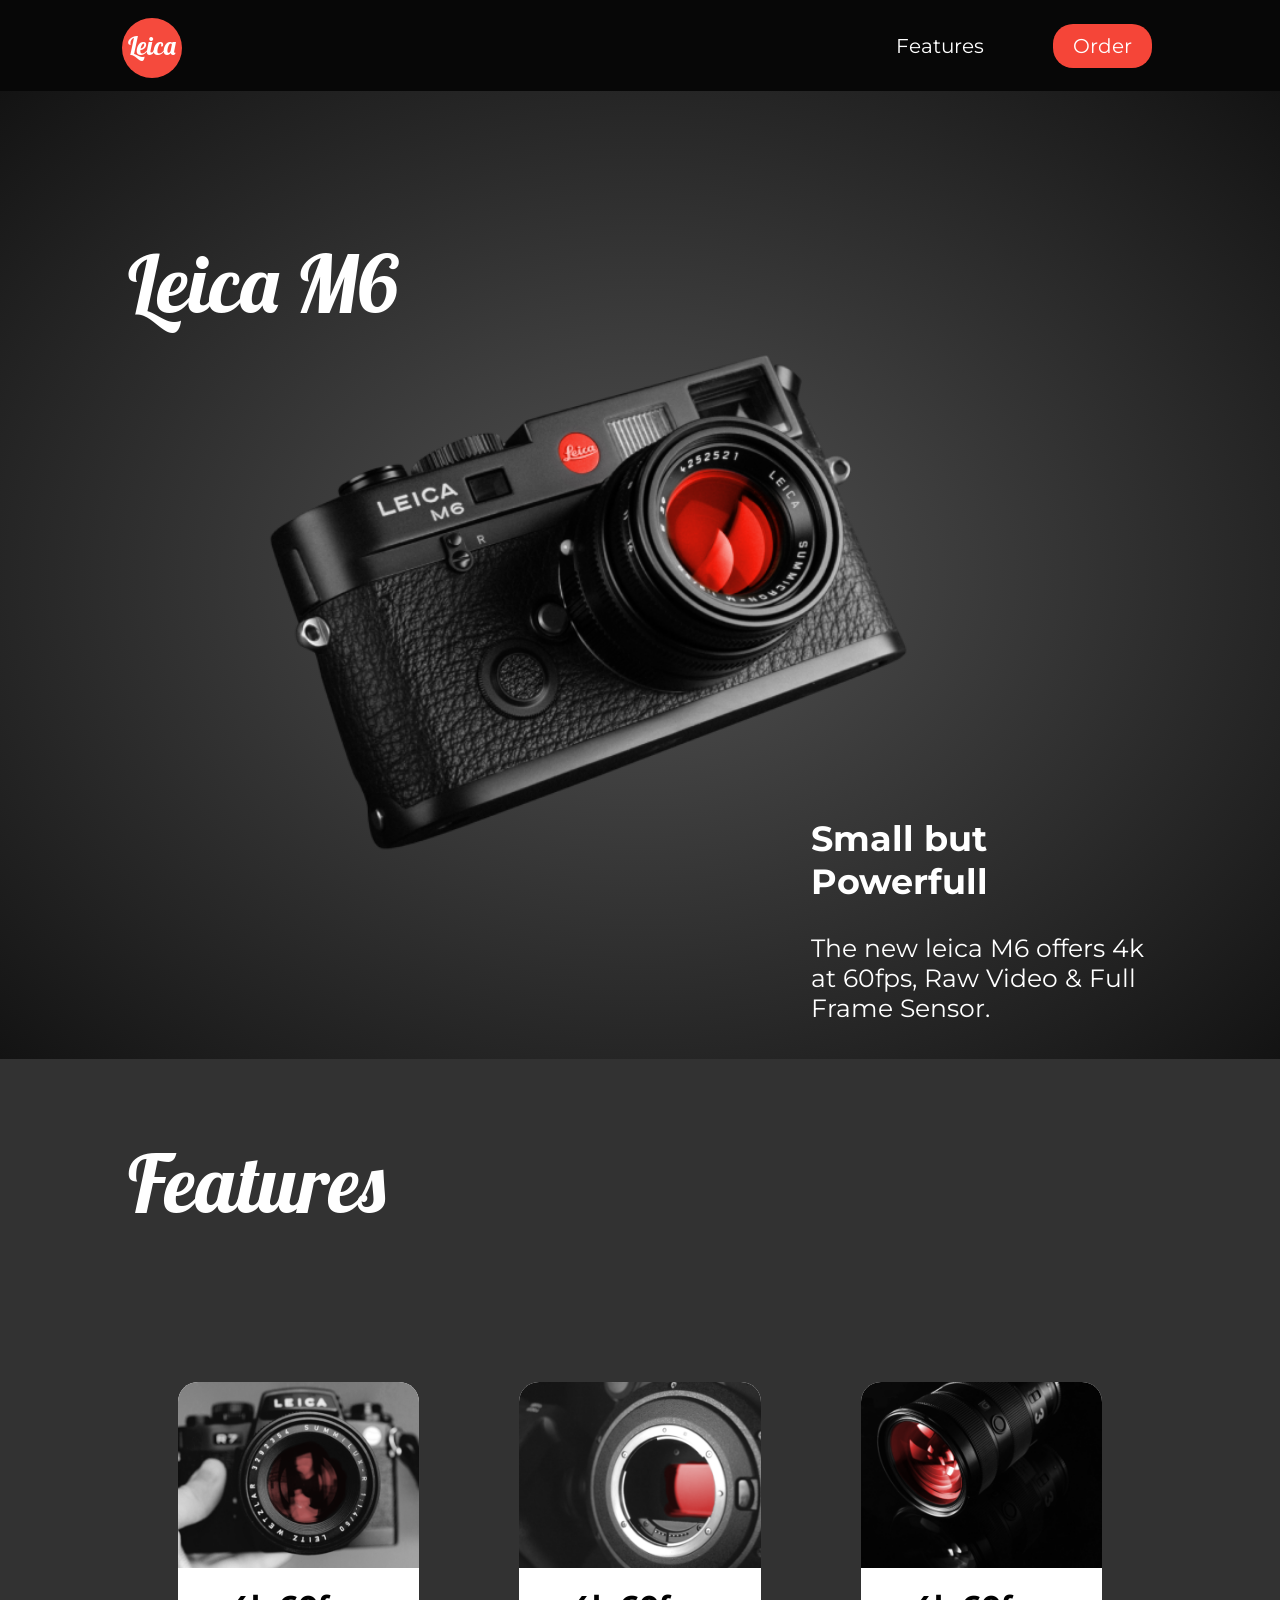
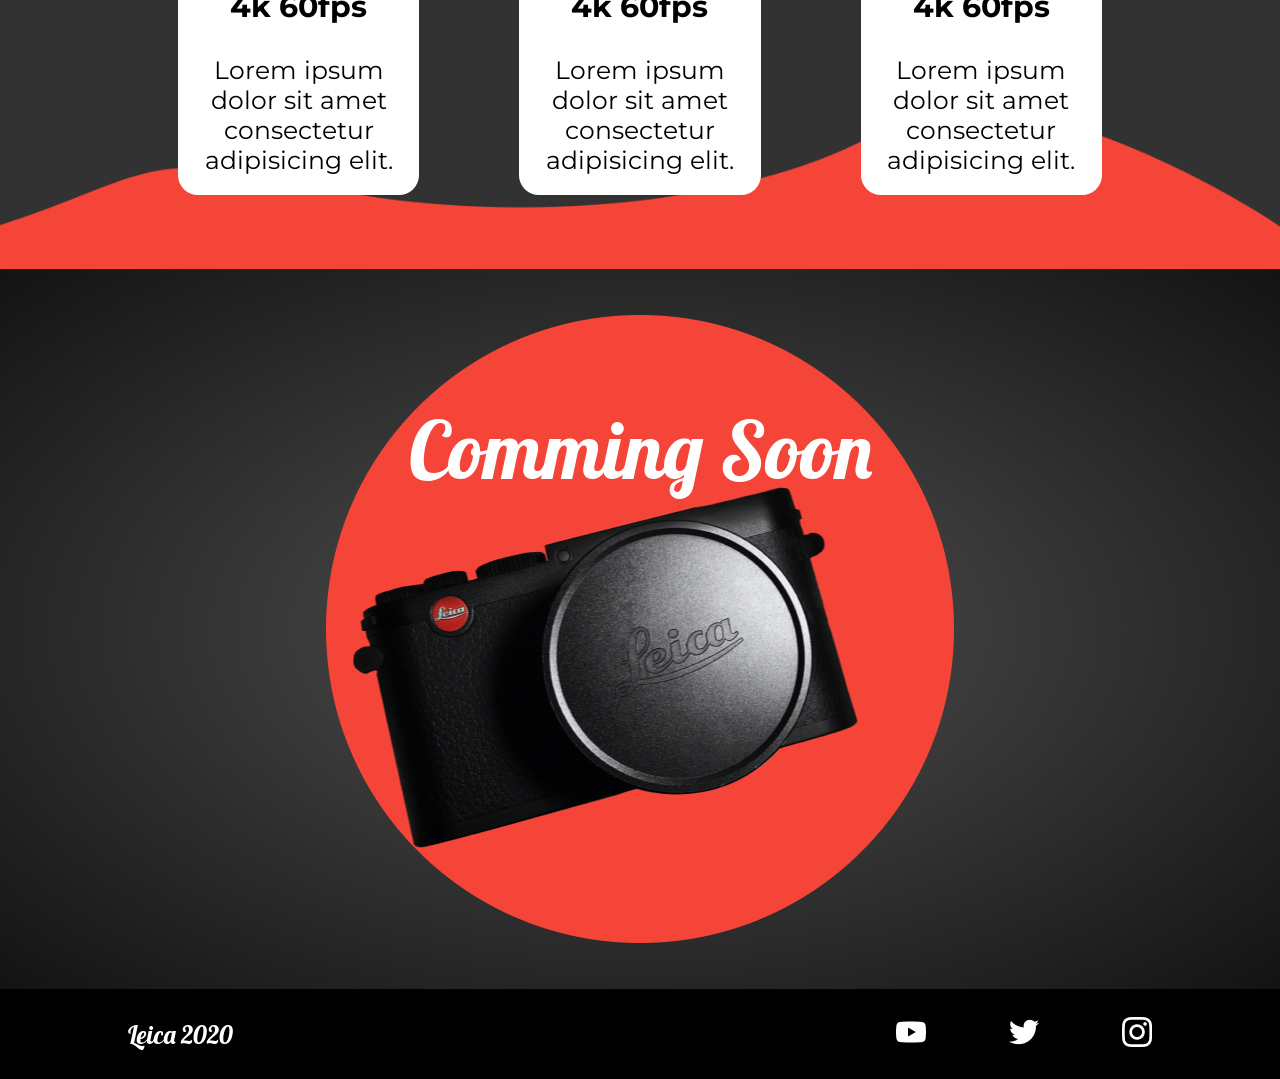
<file: index.htm>
<!DOCTYPE html>
<html lang="en">
  <head>
    <meta charset="UTF-8" />
    <meta name="viewport" content="width=device-width, initial-scale=1.0" />
    <link
      href="https://fonts.googleapis.com/css2?family=Lobster&family=Montserrat:wght@400;600&display=swap"
      rel="stylesheet"
    />
    <link rel="stylesheet" href="./styles/styles.css" />
    <title>One UI Color</title>
  </head>
  <body>
    <main>
      <div class="nav-container">
        <nav>
          <h1 id="logo">Leica</h1>
          <ul>
            <li><a href="#freatures">Features</a></li>
            <li><a class="order" href="#soon">Order</a></li>
          </ul>
        </nav>
      </div>
      <section class="home">
        <div class="showcase">
          <h2>Leica M6</h2>
          <img src="./img/camera 1.png" alt="camera1" />
          <div class="info">
            <h3>Small but Powerfull</h3>
            <p>
              The new leica M6 offers 4k at 60fps, Raw Video & Full Frame
              Sensor.
            </p>
          </div>
        </div>
      </section>
      <div class="features-container">
        <section class="features">
          <h2>Features</h2>
          <div class="cards">
            <div class="card">
              <img src="./img/card1 1.png" alt="" />
              <h4>4k 60fps</h4>
              <p>Lorem ipsum dolor sit amet consectetur adipisicing elit.</p>
            </div>
            <div class="card">
              <img src="./img/card2 1.png" alt="" />
              <h4>4k 60fps</h4>
              <p>Lorem ipsum dolor sit amet consectetur adipisicing elit.</p>
            </div>
            <div class="card">
              <img src="./img/card3 1.png" alt="" />
              <h4>4k 60fps</h4>
              <p>Lorem ipsum dolor sit amet consectetur adipisicing elit.</p>
            </div>
          </div>
        </section>
        <img src="./img/wave.png" class="wave" alt="" />
      </div>
      <section class="soon">
        <h2>Comming Soon</h2>
        <img src="./img/camera-soon-v2 1.png" alt="" />
        <img class="circle" src="./img/circle.png" alt="" />
      </section>
      <footer>
        <h1>Leica 2020</h1>
        <ul>
          <li>
            <a href="#"><img src="./img/yt-logo.png" alt="" /></a>
          </li>
          <li>
            <a href="#"><img src="./img/twitter-logo.png" alt="" /></a>
          </li>
          <li>
            <a href="#"><img src="./img/instagram-logo.png" alt="" /></a>
          </li>
        </ul>
      </footer>
    </main>
  </body>
</html>
</file>
<file: styles/styles.css>
html {
  font-size: 62.5%;
}

* {
  margin: 0;
  padding: 0;
  -webkit-box-sizing: border-box;
          box-sizing: border-box;
}

body {
  color: white;
  font-family: "Montserrat", sans-serif;
}

h1 {
  font-size: 2.5rem;
  font-family: "Lobster", cursive;
  font-weight: lighter;
}

h2 {
  font-size: 8rem;
  font-family: "Lobster", cursive;
  font-weight: lighter;
}

h3 {
  font-size: 3.5rem;
}

h4 {
  font-size: 3rem;
}

p {
  font-size: 2.5rem;
}

li {
  font-size: 2rem;
}

a {
  color: white;
  text-decoration: none;
}

.home {
  background: radial-gradient(#525252, #131313);
}

.nav-container {
  background: #070707;
  position: -webkit-sticky;
  position: sticky;
  top: 0;
  z-index: 2;
}

nav {
  width: 80%;
  margin: auto;
  min-height: 10vh;
  padding: 3rem 0rem;
  display: -webkit-box;
  display: -ms-flexbox;
  display: flex;
  -webkit-box-pack: justify;
      -ms-flex-pack: justify;
          justify-content: space-between;
  -webkit-box-align: center;
      -ms-flex-align: center;
          align-items: center;
}

nav ul {
  display: -webkit-box;
  display: -ms-flexbox;
  display: flex;
  -webkit-box-pack: justify;
      -ms-flex-pack: justify;
          justify-content: space-between;
  -webkit-box-flex: 1;
      -ms-flex: 1;
          flex: 1;
  list-style: none;
}

nav #logo {
  -webkit-box-flex: 3;
      -ms-flex: 3;
          flex: 3;
  position: relative;
}

nav #logo::after {
  content: "";
  position: absolute;
  top: 0;
  left: 0;
  width: 6rem;
  height: 6rem;
  background: #f54538;
  border-radius: 50%;
  -webkit-transform: translate(-10%, -20%);
          transform: translate(-10%, -20%);
  mix-blend-mode: screen;
}

nav .order {
  background: #f54538;
  padding: 1rem 2rem;
  border-radius: 2rem;
}

.showcase {
  display: -ms-grid;
  display: grid;
  min-height: 90vh;
  -ms-grid-columns: 10% (minmax(5rem, 1fr))[3] 10%;
      grid-template-columns: 10% repeat(3, minmax(5rem, 1fr)) 10%;
  -ms-grid-rows: 1fr 2fr 1fr;
      grid-template-rows: 1fr 2fr 1fr;
}

.showcase h2 {
  -ms-grid-column: 2;
  -ms-grid-column-span: 1;
  grid-column: 2/3;
  -ms-flex-item-align: end;
      align-self: flex-end;
}

.showcase img {
  -ms-grid-row: 2;
  -ms-grid-row-span: 1;
  grid-row: 2/3;
  -ms-grid-column: 3;
  -ms-grid-column-span: 1;
  grid-column: 3/4;
  height: 120%;
  -o-object-fit: cover;
     object-fit: cover;
  -ms-flex-item-align: center;
      -ms-grid-row-align: center;
      align-self: center;
  -ms-grid-column-align: center;
      justify-self: center;
}

.showcase .info {
  -ms-grid-column: 4;
  -ms-grid-column-span: 1;
  grid-column: 4/5;
  -ms-grid-row: 3;
  -ms-grid-row-span: 1;
  grid-row: 3/4;
}

.showcase .info h3 {
  padding-bottom: 3rem;
}

.features-container {
  background: #323232;
  position: relative;
  z-index: 0;
  overflow: hidden;
}

.features-container .wave {
  position: absolute;
  left: 0;
  bottom: -25%;
  width: 100%;
  z-index: -1;
}

.features {
  min-height: 90vh;
  width: 80%;
  margin: auto;
  display: -webkit-box;
  display: -ms-flexbox;
  display: flex;
  -webkit-box-orient: vertical;
  -webkit-box-direction: normal;
      -ms-flex-direction: column;
          flex-direction: column;
  -ms-flex-pack: distribute;
      justify-content: space-around;
}

.features .cards {
  display: -webkit-box;
  display: -ms-flexbox;
  display: flex;
  -webkit-box-pack: justify;
      -ms-flex-pack: justify;
          justify-content: space-between;
  color: black;
}

.features .cards .card {
  background: white;
  margin: 0rem 5rem;
  display: -webkit-box;
  display: -ms-flexbox;
  display: flex;
  -webkit-box-orient: vertical;
  -webkit-box-direction: normal;
      -ms-flex-direction: column;
          flex-direction: column;
  text-align: center;
  border-radius: 2rem;
  overflow: hidden;
}

.features .cards .card h4 {
  margin: 2rem 0rem 1rem 0rem;
}

.features .cards .card p {
  padding: 2rem;
}

.features .cards .card img {
  -o-object-fit: cover;
     object-fit: cover;
}

.soon {
  background: radial-gradient(#525252, #131313);
  min-height: 80vh;
  position: relative;
  z-index: 0;
}

.soon img,
.soon .circle,
.soon h2 {
  position: absolute;
  top: 50%;
  left: 50%;
  -webkit-transform: translate(-50%, -50%);
          transform: translate(-50%, -50%);
}

.soon .circle {
  z-index: -1;
}

.soon h2 {
  top: 25%;
}

footer {
  min-height: 10vh;
  background: black;
  padding-left: 10%;
  padding-right: 10%;
  display: -webkit-box;
  display: -ms-flexbox;
  display: flex;
  -webkit-box-align: center;
      -ms-flex-align: center;
          align-items: center;
  -webkit-box-pack: justify;
      -ms-flex-pack: justify;
          justify-content: space-between;
}

footer ul {
  display: -webkit-box;
  display: -ms-flexbox;
  display: flex;
  -webkit-box-flex: 1;
      -ms-flex: 1;
          flex: 1;
  list-style: none;
  -webkit-box-pack: justify;
      -ms-flex-pack: justify;
          justify-content: space-between;
}

footer h1 {
  -webkit-box-flex: 3;
      -ms-flex: 3;
          flex: 3;
}

@media screen and (max-width: 1200px) {
  html {
    font-size: 50%;
  }
  nav #logo {
    -webkit-box-flex: 1;
        -ms-flex: 1;
            flex: 1;
  }
  nav ul li {
    margin: 5rem;
  }
  .showcase {
    -ms-grid-columns: 10% 1fr 10%;
        grid-template-columns: 10% 1fr 10%;
  }
  .showcase img {
    width: 100%;
    -o-object-fit: contain;
       object-fit: contain;
  }
  .showcase img, .showcase h2, .showcase .info {
    -ms-grid-column: 2;
    -ms-grid-column-span: 1;
    grid-column: 2/3;
    text-align: center;
  }
  .features {
    -webkit-box-align: center;
        -ms-flex-align: center;
            align-items: center;
  }
  .features h2 {
    margin-top: 5rem;
  }
  .features .cards {
    -webkit-box-orient: vertical;
    -webkit-box-direction: normal;
        -ms-flex-direction: column;
            flex-direction: column;
    width: 100%;
  }
  .features .cards .card {
    margin: 5rem 0rem;
  }
  .soon {
    overflow: hidden;
  }
  .soon img {
    width: 60%;
  }
  .soon h2 {
    font-size: 5rem;
    text-align: center;
  }
  footer h1 {
    -webkit-box-flex: 1;
        -ms-flex: 1;
            flex: 1;
  }
}
/*# sourceMappingURL=styles.css.map */
</file>
